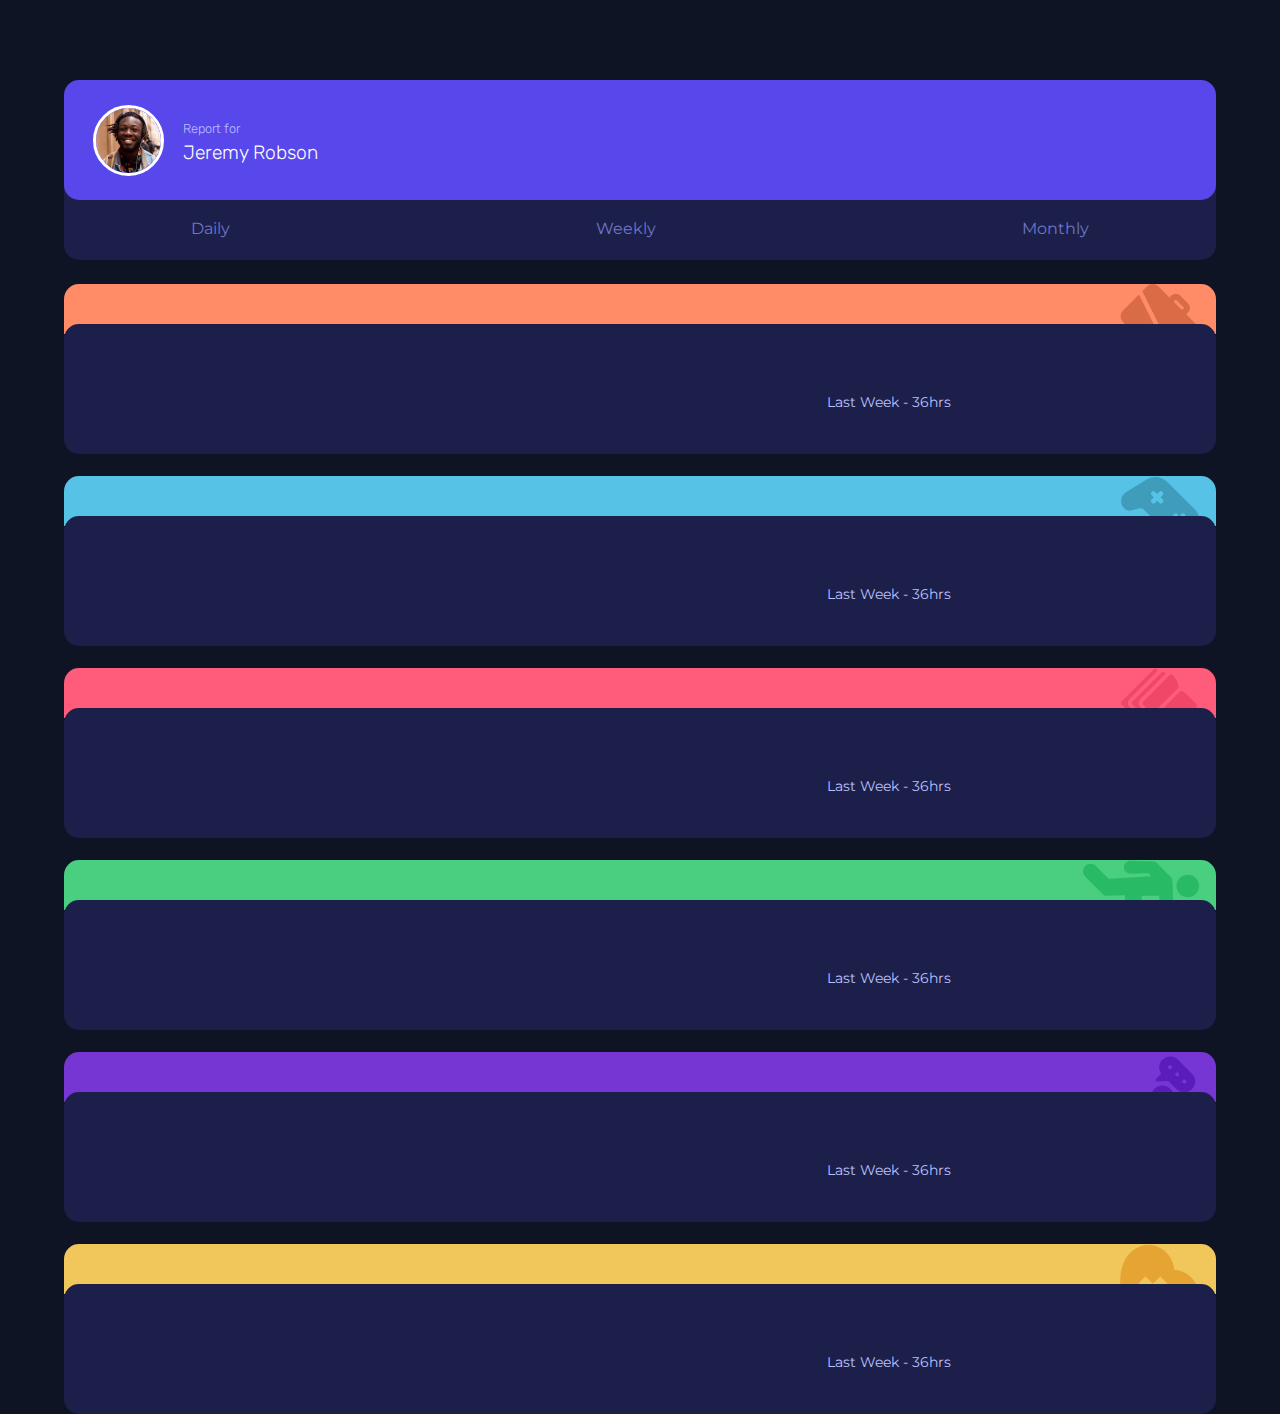
<file: index.html>
<!DOCTYPE html>
<html lang="en">
<head>
  <meta charset="UTF-8">
  <meta name="viewport" content="width=device-width, initial-scale=1.0"> <!-- displays site properly based on user's device -->
  <link rel="stylesheet" href="https://cdnjs.cloudflare.com/ajax/libs/font-awesome/6.0.0-beta3/css/all.min.css" integrity="sha512-Fo3rlrZj/k7ujTnHg4CGR2D7kSs0v4LLanw2qksYuRlEzO+tcaEPQogQ0KaoGN26/zrn20ImR1DfuLWnOo7aBA==" crossorigin="anonymous" referrerpolicy="no-referrer" />
  <link rel="icon" type="image/png" sizes="32x32" href="./images/favicon-32x32.png">
  <link rel="stylesheet" href="styles.css">
  <title>Frontend Mentor | Time tracking dashboard</title>

  <!-- Feel free to remove these styles or customise in your own stylesheet 👍 -->
  <style>
    .attribution { font-size: 11px; text-align: center; }
    .attribution a { color: hsl(228, 45%, 44%); }
  </style>
  <style>
    @import url('https://fonts.googleapis.com/css2?family=Montserrat&family=Outfit:wght@300;400;600&display=swap');
    </style>
</head>
<body>

  <div class="main">
    <div class="container">

      <div class="card">

        <div class="card-report">
          <div class="card-head">
            <img src="images/image-jeremy.png" alt="" id="img-user">
              <div class="user-text">
                <p id="report">Report for</p>
                <span>Jeremy Robson</span>
              </div>
          </div>
        </div>
        
        <div class="card-bottom">
          <div class="row-text">
              <p class="day-text">Daily</p> 
              <p class="day-text">Weekly</p> 
              <p class="day-text">Monthly</p>        
          </div>
        </div>
      </div>





      <section id="section">

      <div class="grid">

            <div class="card2">

              <div class="back-img">
                <img src="images/icon-work.svg" alt="" id="work">
                <div class="card-head">                   
                </div>
              </div>
              
              <div class="card2-bottom">
                <header class="head">
                  <h3 class="act-head"></h3>
                  <span class="act-number"></span>
                </header>

                <div class="right-ellips">
                    <i class="fas fa-ellipsis-h"></i>
                      <div class="ellips-text">
                      <p class="right-text">Last Week - 36hrs</p>
                      </div>
                </div>

              </div>
            </div>

            <div class="card2">

                  <div class="back-img play">
                    <img src="images/icon-play.svg" alt="" id="work">
                    <div class="card-head">                   
                    </div>
                  </div>
                  
                  <div class="card2-bottom">
                    <header class="head">
                      <h3 class="act-head"></h3>
                      <span class="act-number"></span>
                    </header>

                    <div class="right-ellips">
                        <i class="fas fa-ellipsis-h"></i>
                          <div class="ellips-text">
                          <p class="right-text">Last Week - 36hrs</p>
                          </div>
                    </div>

                  </div>
            </div>
            <div class="card2">

                  <div class="back-img study">
                    <img src="images/icon-study.svg" alt="" id="work">
                    <div class="card-head">                   
                    </div>
                  </div>
                  
                  <div class="card2-bottom">
                    <header class="head">
                      <h3 class="act-head"></h3>
                      <span class="act-number"></span>
                    </header>

                    <div class="right-ellips">
                        <i class="fas fa-ellipsis-h"></i>
                          <div class="ellips-text">
                          <p class="right-text">Last Week - 36hrs</p>
                          </div>
                    </div>

                  </div>
            </div>
            <div class="card2">

                  <div class="back-img excercise">
                    <img src="images/icon-exercise.svg" alt="" id="work">
                    <div class="card-head">                   
                    </div>
                  </div>
                  
                  <div class="card2-bottom">
                    <header class="head">
                      <h3 class="act-head"></h3>
                      <span class="act-number"></span>
                    </header>

                    <div class="right-ellips">
                        <i class="fas fa-ellipsis-h"></i>
                          <div class="ellips-text">
                          <p class="right-text">Last Week - 36hrs</p>
                          </div>
                    </div>

                  </div>
            </div>
            <div class="card2">

                  <div class="back-img social">
                    <img src="images/icon-social.svg" alt="" id="work">
                    <div class="card-head">                   
                    </div>
                  </div>
                  
                  <div class="card2-bottom">
                    <header class="head">
                      <h3 class="act-head"></h3>
                      <span class="act-number"></span>
                    </header>

                    <div class="right-ellips">
                        <i class="fas fa-ellipsis-h"></i>
                          <div class="ellips-text">
                          <p class="right-text">Last Week - 36hrs</p>
                          </div>
                    </div>

                  </div>
            </div>
            <div class="card2">

                  <div class="back-img selfcare">
                    <img src="images/icon-self-care.svg" alt="" id="work">
                    <div class="card-head">                   
                    </div>
                  </div>
                  
                  <div class="card2-bottom">
                    <header class="head">
                      <h3 class="act-head"></h3>
                      <span class="act-number"></span>
                    </header>

                    <div class="right-ellips">
                        <i class="fas fa-ellipsis-h"></i>
                          <div class="ellips-text">
                          <p class="right-text">Last Week - 36hrs</p>
                          </div>
                    </div>

                  </div>
            </div>
            

        </div>
      </section>
    
      
      
      
      
      <div class="attribution">
        Challenge by <a href="https://www.frontendmentor.io?ref=challenge" target="_blank">Frontend Mentor</a>. 
        Coded by <a href="#">Daniel Karlsson</a>.
      </div>
    </div>
  </div>
</div>
  <script src="data.json"></script>
</body>
</html>
</file>
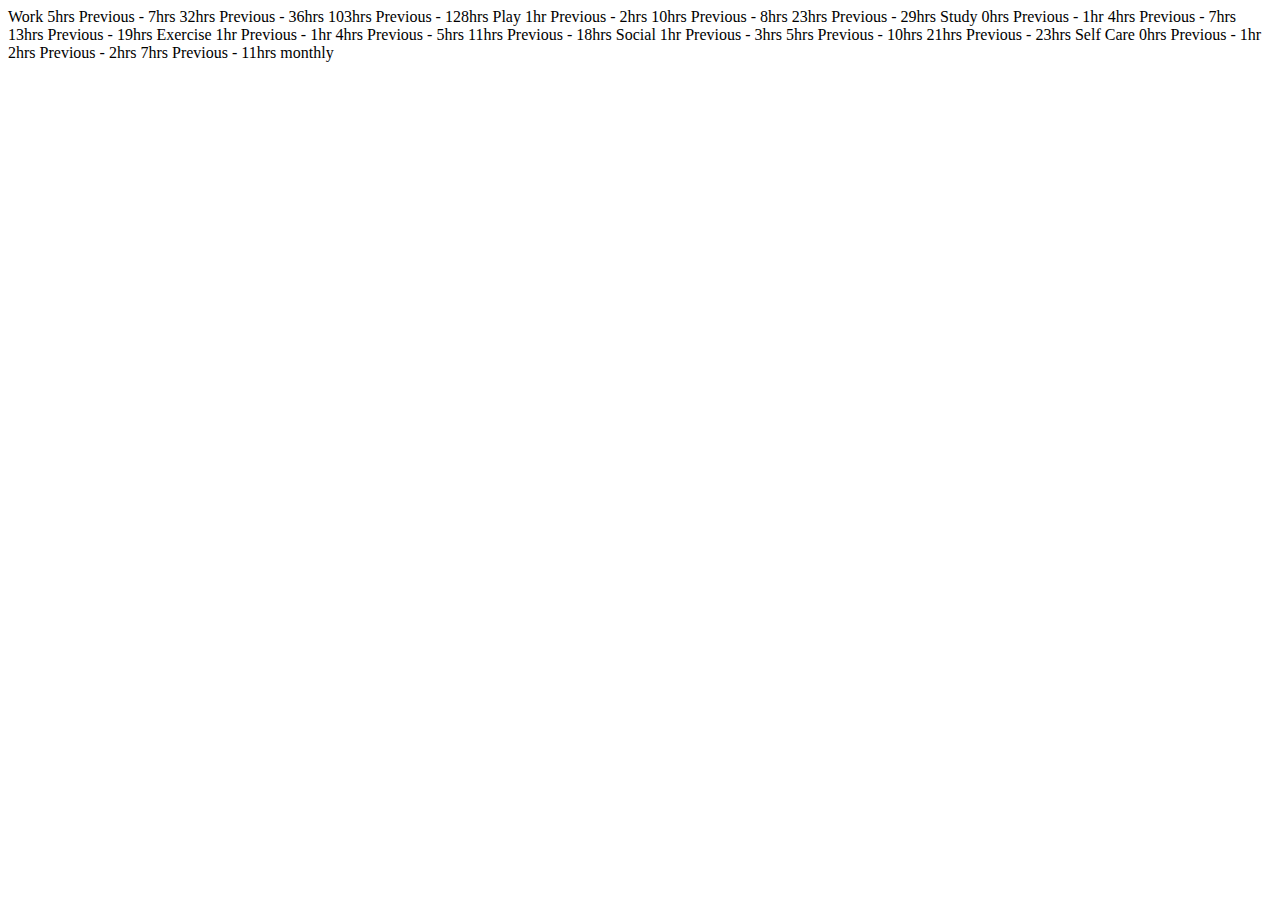
<file: activities.html>
<!DOCTYPE html>
<html lang="en">
<head>
    <meta charset="UTF-8">
    <meta http-equiv="X-UA-Compatible" content="IE=edge">
    <meta name="viewport" content="width=device-width, initial-scale=1.0">
    <title>Document</title>
</head>
<body>
    Work
    5hrs <!-- daily -->
    Previous - 7hrs <!-- daily -->
    32hrs <!-- weekly -->
    Previous - 36hrs <!-- weekly -->
    103hrs <!-- monthly -->
    Previous - 128hrs <!-- monthly -->

    Play
    1hr <!-- daily -->
    Previous - 2hrs <!-- daily -->
    10hrs <!-- weekly -->
    Previous - 8hrs <!-- weekly -->
    23hrs <!-- monthly -->
    Previous - 29hrs <!-- monthly -->

    Study
    0hrs <!-- daily -->
    Previous - 1hr <!-- daily -->
    4hrs <!-- weekly -->
    Previous - 7hrs <!-- weekly -->
    13hrs <!-- monthly -->
    Previous - 19hrs <!-- monthly -->

    Exercise
    1hr <!-- daily -->
    Previous - 1hr <!-- daily -->
    4hrs <!-- weekly -->
    Previous - 5hrs <!-- weekly -->
    11hrs <!-- monthly -->
    Previous - 18hrs <!-- monthly -->

    Social
    1hr <!-- daily -->
    Previous - 3hrs <!-- daily -->
    5hrs <!-- weekly -->
    Previous - 10hrs <!-- weekly -->
    21hrs <!-- monthly -->
    Previous - 23hrs <!-- monthly -->

    Self Care
    0hrs <!-- daily -->
    Previous - 1hr <!-- daily -->
    2hrs <!-- weekly -->
    Previous - 2hrs <!-- weekly -->
    7hrs <!-- monthly -->
    Previous - 11hrs monthly

</body>
</html>
</file>
<file: styles.css>
@import url('https://fonts.googleapis.com/css2?family=Rubik:wght@300;400;500&display=swap');

:root {
    --blue-color: hsl(246, 80%, 60%);
    --LightredWork-color: hsl(15, 100%, 70%);
    --Softblue-color: hsl(195, 74%, 62%);
    --Lightred-color: hsl(348, 100%, 68%);
    --Limegreen-color: hsl(145, 58%, 55%);
    --Violet-color: hsl(264, 64%, 52%);
    --Softorange-color: hsl(43, 84%, 65%);

    --Verydarkblue-color: hsl(226, 43%, 10%);
    --Darkblue-color: hsl(235, 46%, 20%);
    --Desaturatedblue-color: hsl(235, 45%, 61%);
    --PaleBlue-color: hsl(236, 100%, 87%);

}
* {
    padding: 0;
    margin: 0;
    box-sizing: border-box;
}

body {
    background-color: var(--Verydarkblue-color);
    font-family: 'Montserrat', sans-serif;
    /* font-family: 'Outfit', sans-serif; */
    /* display: flex;
    flex-direction: column; */
    
}
.main {
    width: 100%;
    display: flex;
    justify-content: center;
    position: relative;
    margin-top: 3rem;
}

.container {
    width: 100%;
    display: flex;
    
    flex-direction: column;
    
    /* border: 1px solid green; */
    align-items: center;
    justify-content: center;
    position: absolute;
}
.card {
    width: 90%;
    height: 180px;
    margin-top: 2rem;
    border-radius: 10px;
    color: white;
    /* background-color: var(--blue-color); */
    display: flex;
    flex-direction: column;
    /* justify-content: center; */
    align-items: center;
    position: relative;
    /* border: 1px solid yellow; */
    
    
}
.card-report{
    width: 100%;    
    height: 120px;
    background-color: var(--blue-color);
    border-radius: 15px;
    display: flex;
    justify-content: center;
    z-index: 1;
}
.card-head {
    width: 100%;
    display: flex;
    align-items: center;
    
    /* border: 1px solid blue; */
}
 .user-text {
    font-family: 'Rubik', sans-serif;
    font-weight: 300;
    color: var(--PaleBlue-color);
 }
.card span{
    font-size: 1.2rem;
    font-weight: 0.5;
    color: white;
}
.card-bottom {
    width: 100%;
    height: 80px;
    border-radius: 0px 0px 15px 15px;
    color: var(--Desaturatedblue-color);
    background-color: var(--Darkblue-color);
    display: flex;
    align-items: center;
    justify-content: space-around;   
    /* border: 1px solid pink; */
    position: absolute;
    bottom: 0;      
}
.row-text{
    width: 78%;
    display: flex;
    justify-content: space-between;
    /* border: 1px solid pink; */
    margin-top: 1rem;
    
}

#img-user {
    width: 65px;
    height: 65px;
    margin: 2rem 1.4rem 2rem 2rem;
    border-radius: 50%;
    outline: 3px solid white;
    
    /* border: 1px solid pink; */
}
#report {
    font-size: .8rem;
    line-height: 2;
}
.day-text {
    cursor: pointer;
}
.day-text:hover{
    transform: scale(1.1);
    color: white;
}

/* -------Activity cards ----- */
#section {
    width: 100%;
    display: flex;
    justify-content: center;
    align-items: center;
    /* margin-bottom: 5rem; */
}
.grid {
    width: 100%;
    grid-template-columns: 1fr;
    display: flex;
    justify-content: center;
    align-items: center;
    flex-direction: column;
    gap: 10.5rem;    
}

.card2 {
    width: 90%;
    /* border: 1px solid pink; */
    display: flex;
    flex-direction: column;
    position: relative;
    margin-top: 1.5rem;
}
.back-img {
    width: 100%;
    height: 50px;
    background-color: var(--LightredWork-color);
    /* border: 1px solid white; */
    border-radius: 15px 15px 0px 0px;
    z-index: 1;
    position: absolute;
}
.card2-bottom {
    width: 100%;
    height: 130px;
    border-radius: 15px 15px 15px 15px;
    background-color: var(--Darkblue-color);
    display: flex;
    align-items: center;
    justify-content: space-around;  
    margin-top: 2.5rem; 
    z-index: 2;
    position: absolute;
    ;
}
.head {
    /* border: 1px solid purple; */
}
.act-head {
    color: white;
    /* margin-left: 2rem; */
    /* margin-top: 2rem; */
    
}
.act-number {
    color: white;
    font-size: 1.8rem;    
    /* margin-left: 2rem; */
    font-weight: 200;
    line-height: 3rem;
}
.right-ellips {
    width: 135px;
    height: 3.2rem;
    /* border: 1px solid green; */
    display: flex;
    flex-direction: column;
    justify-content: center;
    align-items: center;
    position: relative;
    margin-bottom: .5rem;
    
}
.ellips-text{
    /* height: 50px; */
    color: var(--PaleBlue-color);
    /* border: 1px solid blue; */
    font-size: .9rem;   
    position: absolute;
    display: flex;
    bottom: 0;
    left: 0;   
}
.fas {
    transform: scale(1.6);
    position: absolute;
    top: 0;
    right: 0; 
    margin-right: 0.6rem;
    color: var(--PaleBlue-color);
}
.right-text {
    display: flex;
    position: relative;
    bottom: 0;
}
#work{
    height: 80px;
    position: absolute;
    right: 0;    
    margin: 0rem 1rem;    
}

.play{
    background-color:var(--Softblue-color);
}
.study{
    background-color:var(--Lightred-color);
}
.excercise{
    background-color:var(--Limegreen-color);
}
.social{
    background-color:var(--Violet-color);
}
.selfcare{
    background-color:var(--Softorange-color);
}






/* @media only screen and (max-width: 375px {
    
} */
</file>
